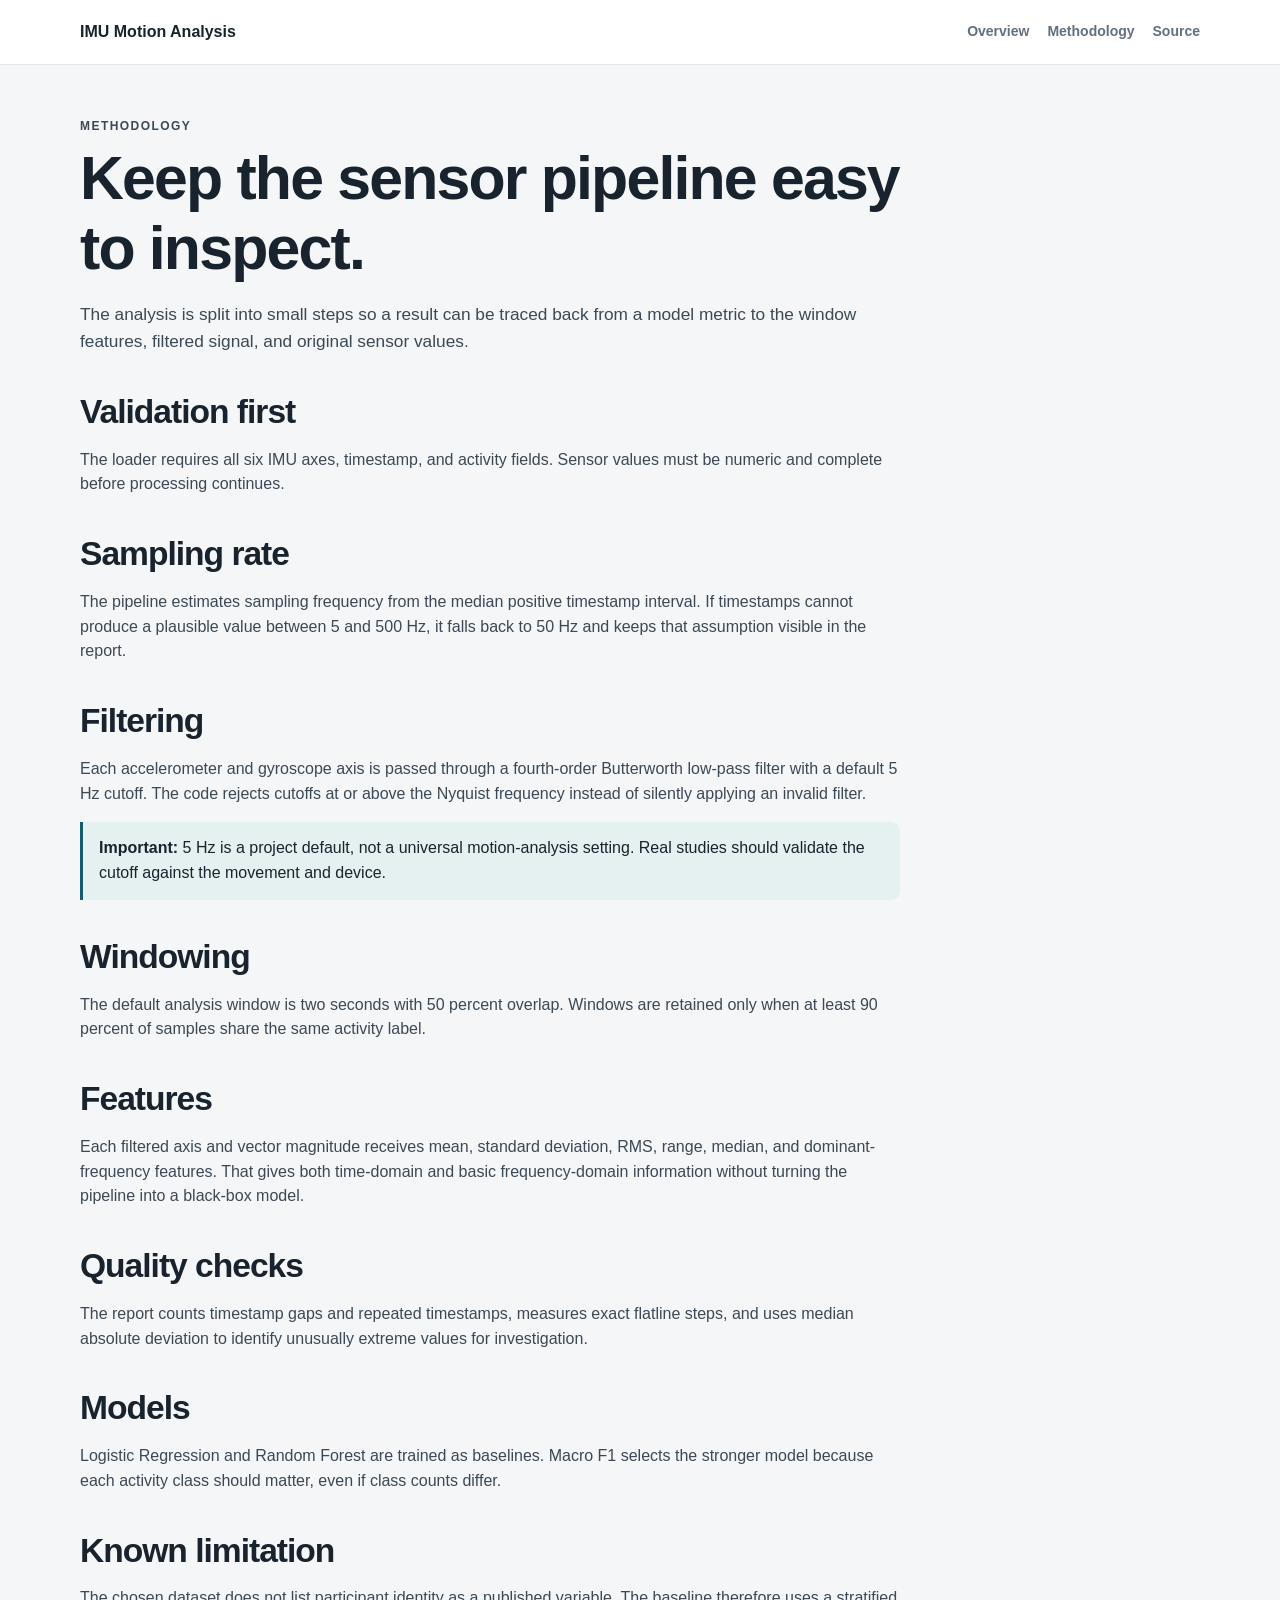
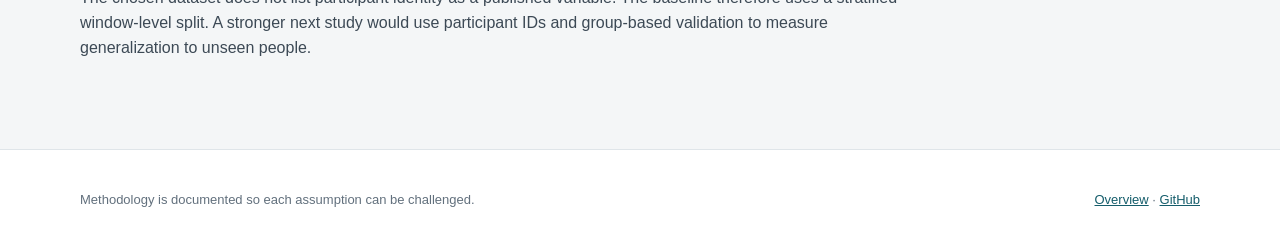
<file: site/methodology/index.html>
<!doctype html>
<html lang="en-CA">
<head>
  <meta charset="utf-8"><meta name="viewport" content="width=device-width, initial-scale=1">
  <title>Methodology | IMU Motion Analysis</title>
  <meta name="description" content="Methodology for the IMU Motion Analysis project, including validation, Butterworth filtering, overlapping windows, feature extraction, and classification.">
  <link rel="canonical" href="https://utsav7123.github.io/imu-motion-analysis/methodology/">
  <link rel="icon" href="../assets/favicon.svg" type="image/svg+xml"><link rel="stylesheet" href="../assets/styles.css">
  <meta property="og:title" content="IMU Motion Analysis Methodology"><meta property="og:description" content="Validation, filtering, windowing, time-series features, sensor quality checks, and model evaluation."><meta property="og:image" content="https://utsav7123.github.io/imu-motion-analysis/assets/social-card.svg">
  <script type="application/ld+json">{"@context":"https://schema.org","@type":"BreadcrumbList","itemListElement":[{"@type":"ListItem","position":1,"name":"Overview","item":"https://utsav7123.github.io/imu-motion-analysis/"},{"@type":"ListItem","position":2,"name":"Methodology","item":"https://utsav7123.github.io/imu-motion-analysis/methodology/"}]}</script>
</head>
<body>
  <header class="site-header"><div class="header"><a class="brand" href="../">IMU Motion Analysis</a><nav aria-label="Primary"><a href="../">Overview</a><a href="./">Methodology</a><a href="https://github.com/utsav7123/imu-motion-analysis">Source</a></nav></div></header>
  <main><article class="article"><p class="eyebrow">Methodology</p><h1>Keep the sensor pipeline easy to inspect.</h1><p class="lede">The analysis is split into small steps so a result can be traced back from a model metric to the window features, filtered signal, and original sensor values.</p>
  <h2>Validation first</h2><p>The loader requires all six IMU axes, timestamp, and activity fields. Sensor values must be numeric and complete before processing continues.</p>
  <h2>Sampling rate</h2><p>The pipeline estimates sampling frequency from the median positive timestamp interval. If timestamps cannot produce a plausible value between 5 and 500 Hz, it falls back to 50 Hz and keeps that assumption visible in the report.</p>
  <h2>Filtering</h2><p>Each accelerometer and gyroscope axis is passed through a fourth-order Butterworth low-pass filter with a default 5 Hz cutoff. The code rejects cutoffs at or above the Nyquist frequency instead of silently applying an invalid filter.</p>
  <div class="callout"><strong>Important:</strong> 5 Hz is a project default, not a universal motion-analysis setting. Real studies should validate the cutoff against the movement and device.</div>
  <h2>Windowing</h2><p>The default analysis window is two seconds with 50 percent overlap. Windows are retained only when at least 90 percent of samples share the same activity label.</p>
  <h2>Features</h2><p>Each filtered axis and vector magnitude receives mean, standard deviation, RMS, range, median, and dominant-frequency features. That gives both time-domain and basic frequency-domain information without turning the pipeline into a black-box model.</p>
  <h2>Quality checks</h2><p>The report counts timestamp gaps and repeated timestamps, measures exact flatline steps, and uses median absolute deviation to identify unusually extreme values for investigation.</p>
  <h2>Models</h2><p>Logistic Regression and Random Forest are trained as baselines. Macro F1 selects the stronger model because each activity class should matter, even if class counts differ.</p>
  <h2>Known limitation</h2><p>The chosen dataset does not list participant identity as a published variable. The baseline therefore uses a stratified window-level split. A stronger next study would use participant IDs and group-based validation to measure generalization to unseen people.</p>
  </article></main>
  <footer><div class="footer-inner"><span>Methodology is documented so each assumption can be challenged.</span><span><a href="../">Overview</a> · <a href="https://github.com/utsav7123/imu-motion-analysis">GitHub</a></span></div></footer>
</body>
</html>
</file>
<file: site/assets/styles.css>
:root {
  --ink: #18232d;
  --muted: #62707d;
  --line: #dfe5e9;
  --paper: #f4f6f7;
  --panel: #ffffff;
  --accent: #155d6b;
  --soft: #e5f0f1;
  --max: 1120px;
}
* { box-sizing: border-box; }
body { margin: 0; background: var(--paper); color: var(--ink); font-family: Inter, ui-sans-serif, -apple-system, BlinkMacSystemFont, "Segoe UI", sans-serif; line-height: 1.55; }
a { color: var(--accent); }
.header, main, .footer-inner { width: min(calc(100% - 32px), var(--max)); margin-inline: auto; }
.site-header { background: rgba(255,255,255,.96); border-bottom: 1px solid var(--line); position: sticky; top: 0; z-index: 10; }
.header { min-height: 64px; display: flex; align-items: center; justify-content: space-between; gap: 24px; }
.brand { font-weight: 800; text-decoration: none; color: var(--ink); }
nav { display: flex; gap: 18px; }
nav a { color: var(--muted); text-decoration: none; font-weight: 650; font-size: 14px; }
main { padding: 52px 0 72px; }
.eyebrow { margin: 0 0 8px; color: var(--accent); font-size: 12px; font-weight: 800; letter-spacing: .12em; text-transform: uppercase; }
h1, h2, h3 { line-height: 1.15; letter-spacing: -.03em; }
h1 { margin: 0; max-width: 860px; font-size: clamp(2.4rem, 6vw, 4.8rem); }
h2 { margin: 0 0 12px; font-size: clamp(1.5rem, 3vw, 2.1rem); }
.lede { max-width: 780px; margin-top: 18px; color: var(--muted); font-size: 1.08rem; }
.notice { margin-top: 26px; padding: 14px 16px; border: 1px solid var(--line); background: var(--panel); border-radius: 10px; color: var(--muted); }
.metrics { display: grid; grid-template-columns: repeat(4, 1fr); gap: 12px; margin-top: 26px; }
.metric, .panel { background: var(--panel); border: 1px solid var(--line); border-radius: 14px; padding: 20px; box-shadow: 0 10px 28px rgba(24,35,45,.05); }
.metric-label { color: var(--muted); font-size: 13px; font-weight: 650; }
.metric-value { margin-top: 8px; font-size: 1.85rem; font-weight: 800; letter-spacing: -.04em; }
.section { margin-top: 54px; }
.grid { display: grid; grid-template-columns: 1fr 1fr; gap: 14px; }
.figure { width: 100%; display: block; border-radius: 9px; }
.caption { margin-top: 9px; color: var(--muted); font-size: 13px; }
.article { max-width: 820px; }
.article h1 { font-size: clamp(2.4rem, 5vw, 3.8rem); }
.article h2 { margin-top: 38px; }
.article p, .article li { color: #3c4955; }
.callout { background: var(--soft); border-left: 3px solid var(--accent); padding: 14px 16px; border-radius: 0 9px 9px 0; }
footer { border-top: 1px solid var(--line); background: white; }
.footer-inner { min-height: 100px; display: flex; align-items: center; justify-content: space-between; gap: 24px; color: var(--muted); font-size: 13px; }
@media (max-width: 760px) { .metrics, .grid { grid-template-columns: 1fr; } .header, .footer-inner { align-items: flex-start; flex-direction: column; justify-content: center; padding: 16px 0; } }
</file>
